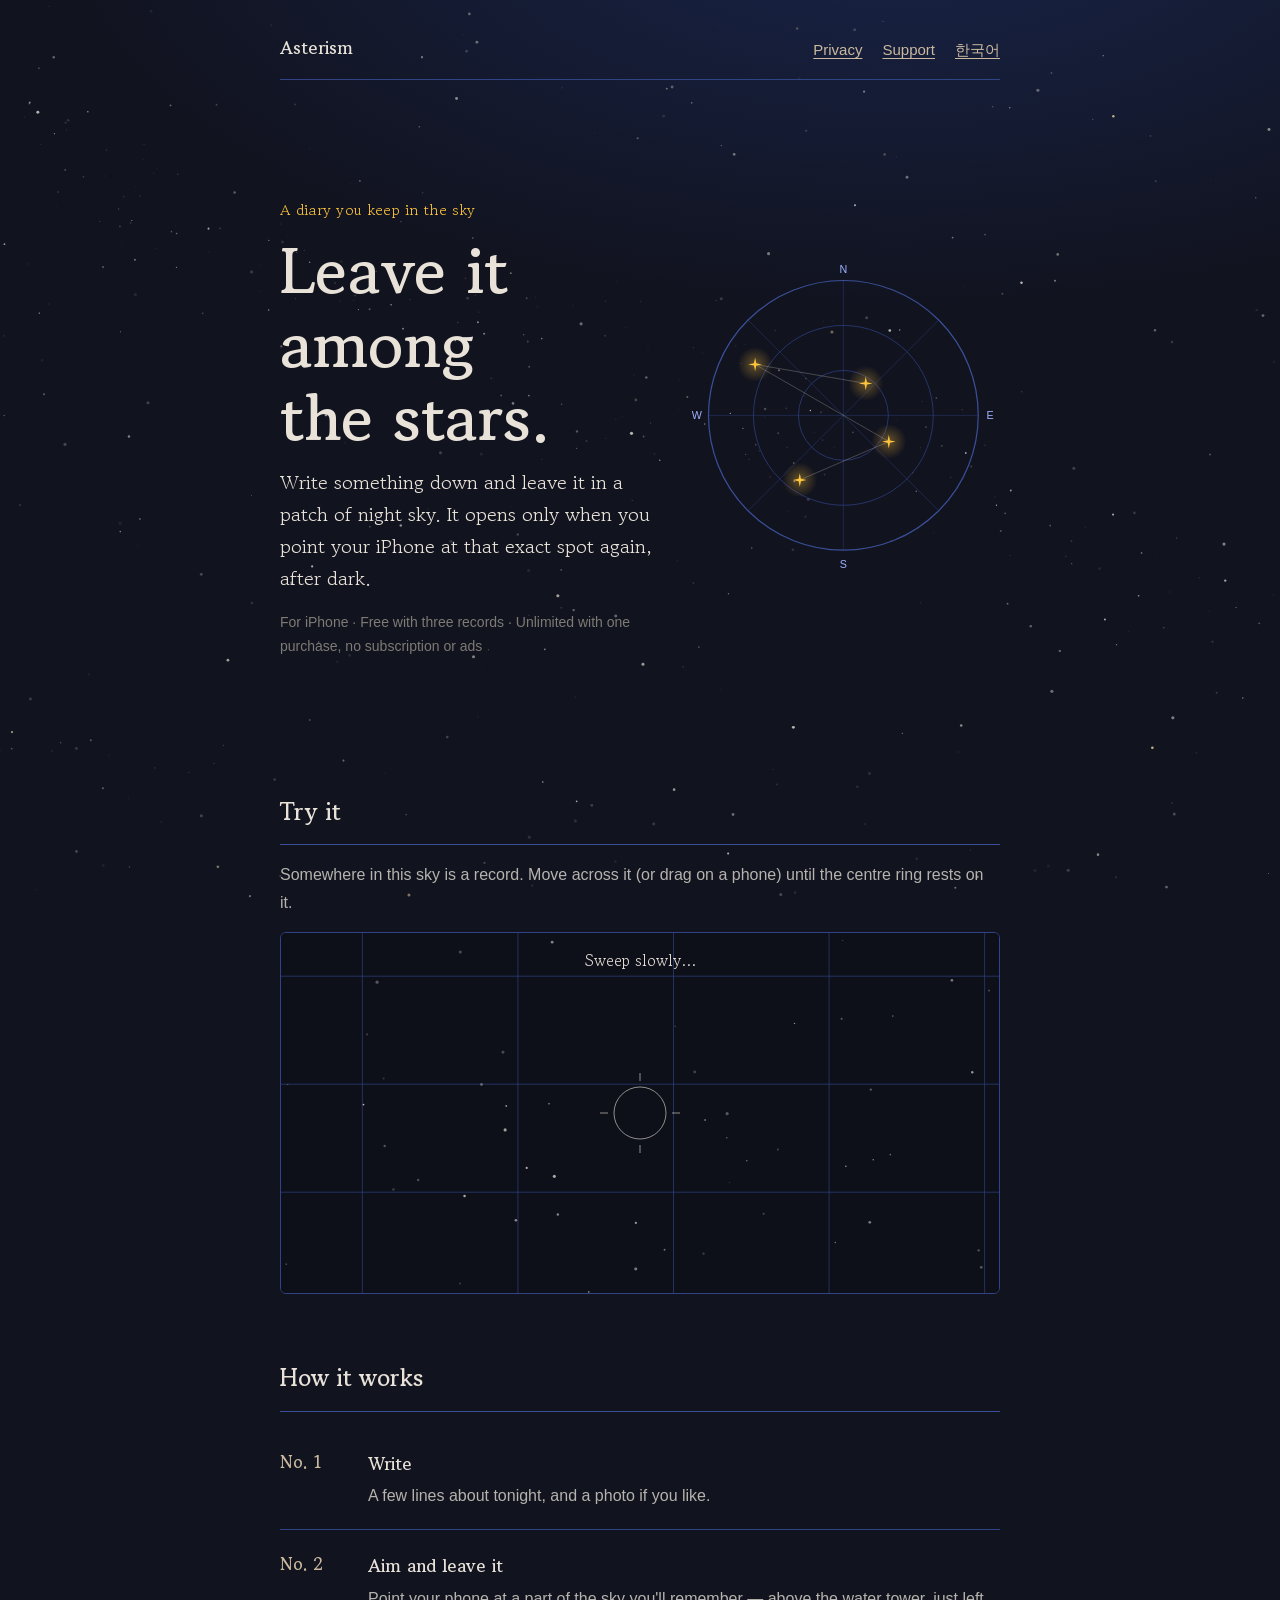
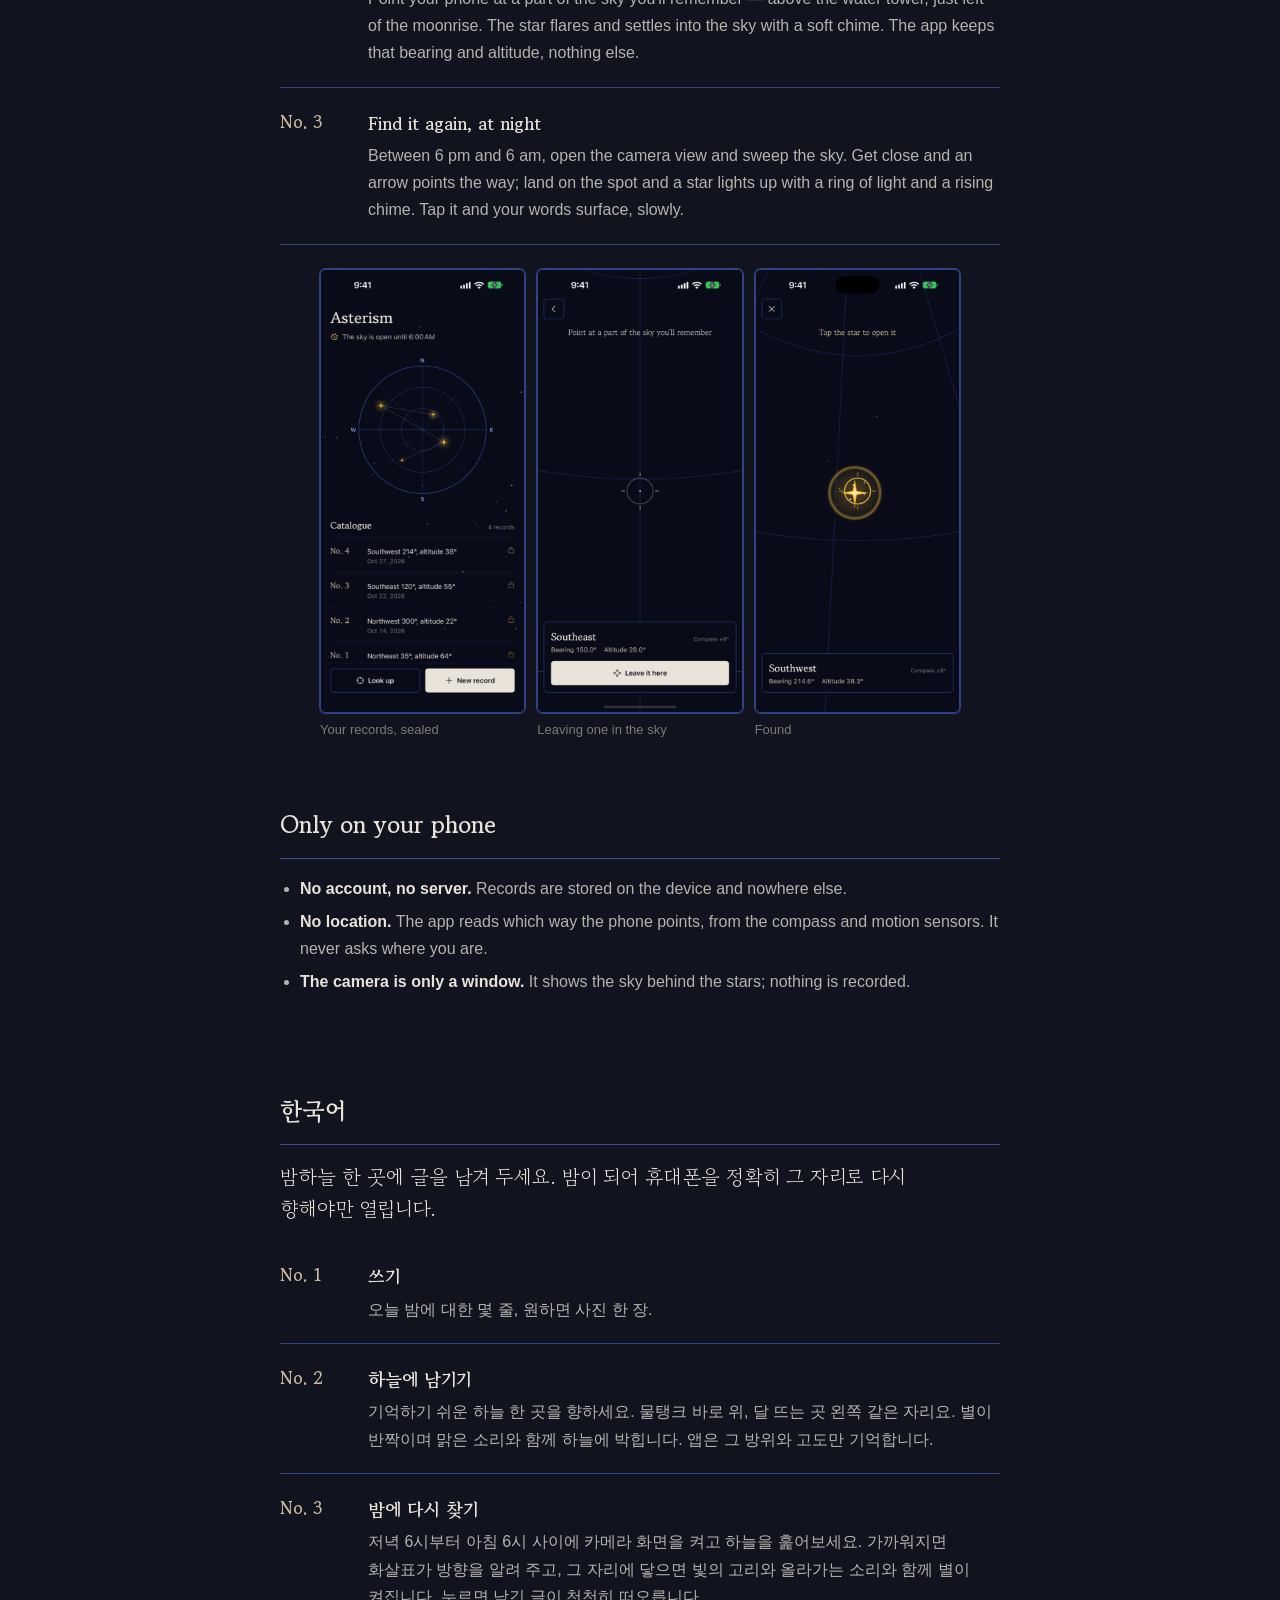
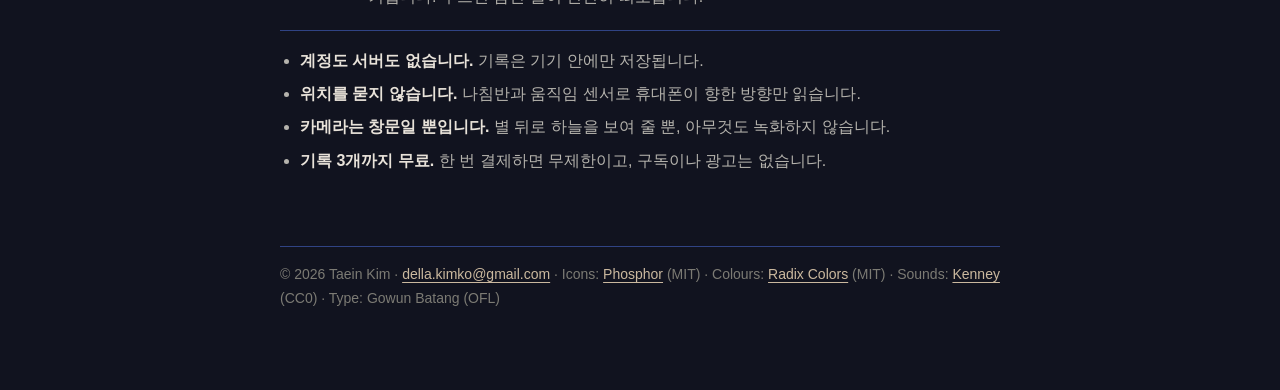
<file: docs/index.html>
<!doctype html>
<html lang="en">
<head>
<meta charset="utf-8"><meta name="viewport" content="width=device-width, initial-scale=1">
<title>Asterism: Night Sky Diary</title>
<meta name="description" content="Leave a note in a patch of night sky. It opens only when you point your iPhone there again, after dark. Everything stays on your phone.">
<meta property="og:title" content="Asterism: Night Sky Diary">
<meta property="og:description" content="A diary you keep in the sky. It opens only when you find the spot again, after dark.">
<meta property="og:image" content="https://bbdyno.github.io/Asterism-Site/img/find.png">
<link rel="preconnect" href="https://fonts.googleapis.com"><link rel="preconnect" href="https://fonts.gstatic.com" crossorigin>
<link href="https://fonts.googleapis.com/css2?family=Gowun+Batang:wght@400;700&display=swap" rel="stylesheet">
<link rel="stylesheet" href="style.css">
</head>
<body>
<canvas id="sky" aria-hidden="true"></canvas>
<main>
<header><nav><a class="name" href="./">Asterism</a><a href="privacy.html">Privacy</a><a href="support.html">Support</a><a href="#ko">한국어</a></nav></header>

<section class="hero">
  <div>
    <p class="eyebrow">A diary you keep in the sky</p>
    <h1>Leave it among<br>the stars.</h1>
    <p class="lede">Write something down and leave it in a patch of night sky. It opens only when you point your iPhone at that exact spot again, after dark.</p>
    <p class="faint">For iPhone · Free with three records · Unlimited with one purchase, no subscription or ads</p>
  </div>
  <svg class="chart" viewBox="0 0 320 320" role="img" aria-label="A chart of four records left in the sky">
    <defs>
      <path id="s" d="M0-7 1.19-1.19 7 0 1.19 1.19 0 7-1.19 1.19-7 0-1.19-1.19Z"/>
      <radialGradient id="halo"><stop offset="0" stop-color="#ffc53d" stop-opacity=".35"/><stop offset="1" stop-color="#ffc53d" stop-opacity="0"/></radialGradient>
    </defs>
    <g fill="none" stroke="#304384" stroke-width=".75">
      <circle cx="160" cy="160" r="92"/><circle cx="160" cy="160" r="46"/>
      <path d="M160 22V298M22 160H298M62.4 62.4 257.6 257.6M257.6 62.4 62.4 257.6" stroke-opacity=".6"/>
    </g>
    <circle cx="160" cy="160" r="138" fill="none" stroke="#3a4f97" stroke-width="1.25"/>
    <g fill="#9eb1ff" font-family="-apple-system, sans-serif" font-size="11" text-anchor="middle">
      <text x="160" y="14">N</text><text x="310" y="164">E</text><text x="160" y="316">S</text><text x="10" y="164">W</text>
    </g>
    <polyline class="asterism" points="182.9,127.3 69.7,107.9 206.5,186.8 115.4,226.1" fill="none" stroke="#e8e2d9" stroke-opacity=".35" stroke-width=".75"/>
    <g class="records">
      <g transform="translate(182.9 127.3)"><circle r="18" fill="url(#halo)"/><use href="#s" fill="#ffc53d"/></g>
      <g transform="translate(69.7 107.9)"><circle r="18" fill="url(#halo)"/><use href="#s" fill="#ffc53d"/></g>
      <g transform="translate(206.5 186.8)"><circle r="18" fill="url(#halo)"/><use href="#s" fill="#ffc53d"/></g>
      <g transform="translate(115.4 226.1)"><circle r="18" fill="url(#halo)"/><use href="#s" fill="#ffc53d"/></g>
    </g>
  </svg>
</section>

<section class="demo" aria-label="Try finding a star">
  <h2>Try it</h2>
  <p class="muted">Somewhere in this sky is a record. Move across it (or drag on a phone) until the centre ring rests on it.</p>
  <div class="frame">
    <canvas></canvas>
    <p class="hint" data-idle="Sweep slowly…" data-close="Very close" data-found="Found it">Sweep slowly…</p>
    <p class="note">“The night we stayed on the roof until the last train was gone.”</p>
  </div>
</section>

<h2>How it works</h2>
<ol class="steps">
  <li><span class="no">No. 1</span><div><h3>Write</h3><p>A few lines about tonight, and a photo if you like.</p></div></li>
  <li><span class="no">No. 2</span><div><h3>Aim and leave it</h3><p>Point your phone at a part of the sky you'll remember — above the water tower, just left of the moonrise. The star flares and settles into the sky with a soft chime. The app keeps that bearing and altitude, nothing else.</p></div></li>
  <li><span class="no">No. 3</span><div><h3>Find it again, at night</h3><p>Between 6 pm and 6 am, open the camera view and sweep the sky. Get close and an arrow points the way; land on the spot and a star lights up with a ring of light and a rising chime. Tap it and your words surface, slowly.</p></div></li>
</ol>

<figure class="shots" aria-label="Screens">
  <div><img src="img/archive.png" alt="Home: a chart of records and the catalogue" loading="lazy"><figcaption>Your records, sealed</figcaption></div>
  <div><img src="img/plant.png" alt="Aiming at the sky to leave a record" loading="lazy"><figcaption>Leaving one in the sky</figcaption></div>
  <div><img src="img/find.png" alt="A found record shown as a lit star" loading="lazy"><figcaption>Found</figcaption></div>
</figure>

<h2>Only on your phone</h2>
<ul class="plain">
  <li><strong>No account, no server.</strong> Records are stored on the device and nowhere else.</li>
  <li><strong>No location.</strong> The app reads which way the phone points, from the compass and motion sensors. It never asks where you are.</li>
  <li><strong>The camera is only a window.</strong> It shows the sky behind the stars; nothing is recorded.</li>
</ul>

<section lang="ko" id="ko">
<h2>한국어</h2>
<p class="lede">밤하늘 한 곳에 글을 남겨 두세요. 밤이 되어 휴대폰을 정확히 그 자리로 다시 향해야만 열립니다.</p>
<ol class="steps">
  <li><span class="no">No. 1</span><div><h3>쓰기</h3><p>오늘 밤에 대한 몇 줄, 원하면 사진 한 장.</p></div></li>
  <li><span class="no">No. 2</span><div><h3>하늘에 남기기</h3><p>기억하기 쉬운 하늘 한 곳을 향하세요. 물탱크 바로 위, 달 뜨는 곳 왼쪽 같은 자리요. 별이 반짝이며 맑은 소리와 함께 하늘에 박힙니다. 앱은 그 방위와 고도만 기억합니다.</p></div></li>
  <li><span class="no">No. 3</span><div><h3>밤에 다시 찾기</h3><p>저녁 6시부터 아침 6시 사이에 카메라 화면을 켜고 하늘을 훑어보세요. 가까워지면 화살표가 방향을 알려 주고, 그 자리에 닿으면 빛의 고리와 올라가는 소리와 함께 별이 켜집니다. 누르면 남긴 글이 천천히 떠오릅니다.</p></div></li>
</ol>
<ul class="plain">
  <li><strong>계정도 서버도 없습니다.</strong> 기록은 기기 안에만 저장됩니다.</li>
  <li><strong>위치를 묻지 않습니다.</strong> 나침반과 움직임 센서로 휴대폰이 향한 방향만 읽습니다.</li>
  <li><strong>카메라는 창문일 뿐입니다.</strong> 별 뒤로 하늘을 보여 줄 뿐, 아무것도 녹화하지 않습니다.</li>
  <li><strong>기록 3개까지 무료.</strong> 한 번 결제하면 무제한이고, 구독이나 광고는 없습니다.</li>
</ul>
</section>

<footer>© 2026 Taein Kim · <a href="mailto:della.kimko@gmail.com">della.kimko@gmail.com</a> · Icons: <a href="https://phosphoricons.com">Phosphor</a> (MIT) · Colours: <a href="https://www.radix-ui.com/colors">Radix Colors</a> (MIT) · Sounds: <a href="https://kenney.nl">Kenney</a> (CC0) · Type: Gowun Batang (OFL)</footer>
</main>
<script src="sky.js"></script>
</body>
</html>
</file>
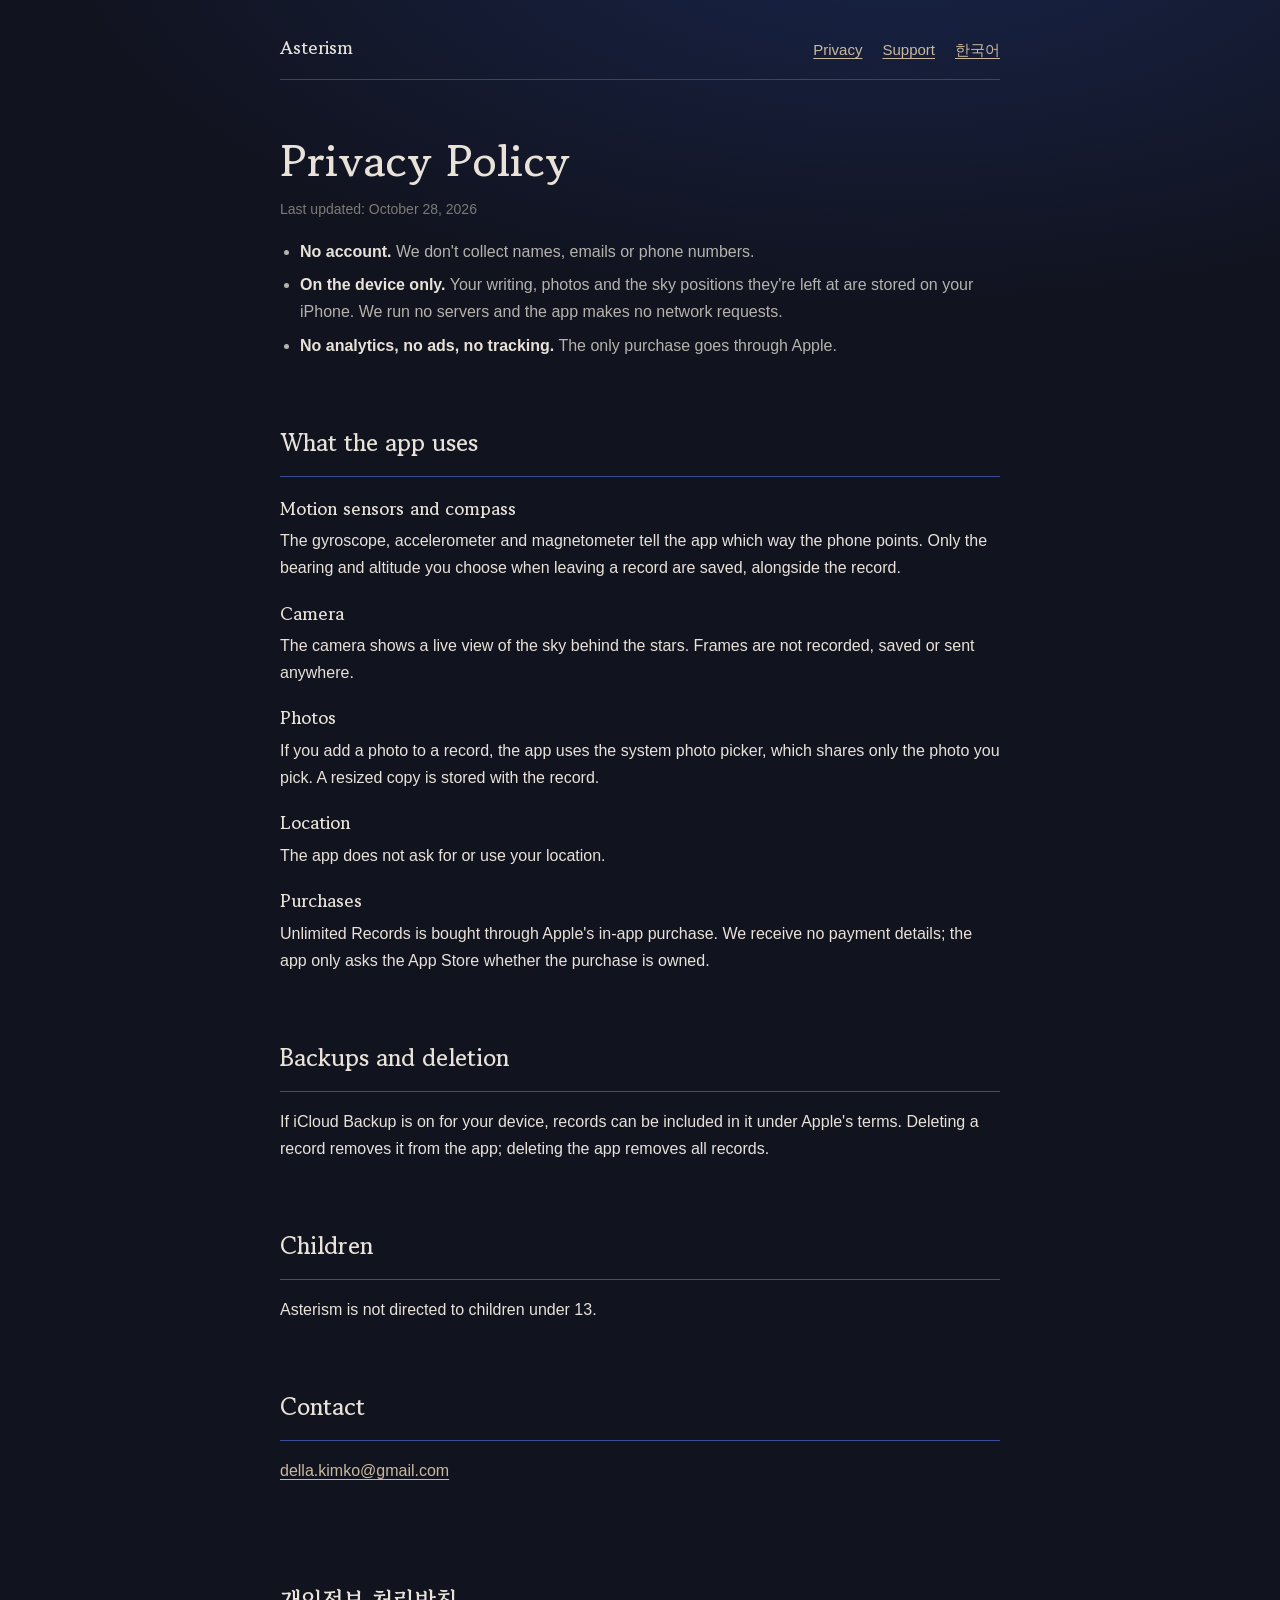
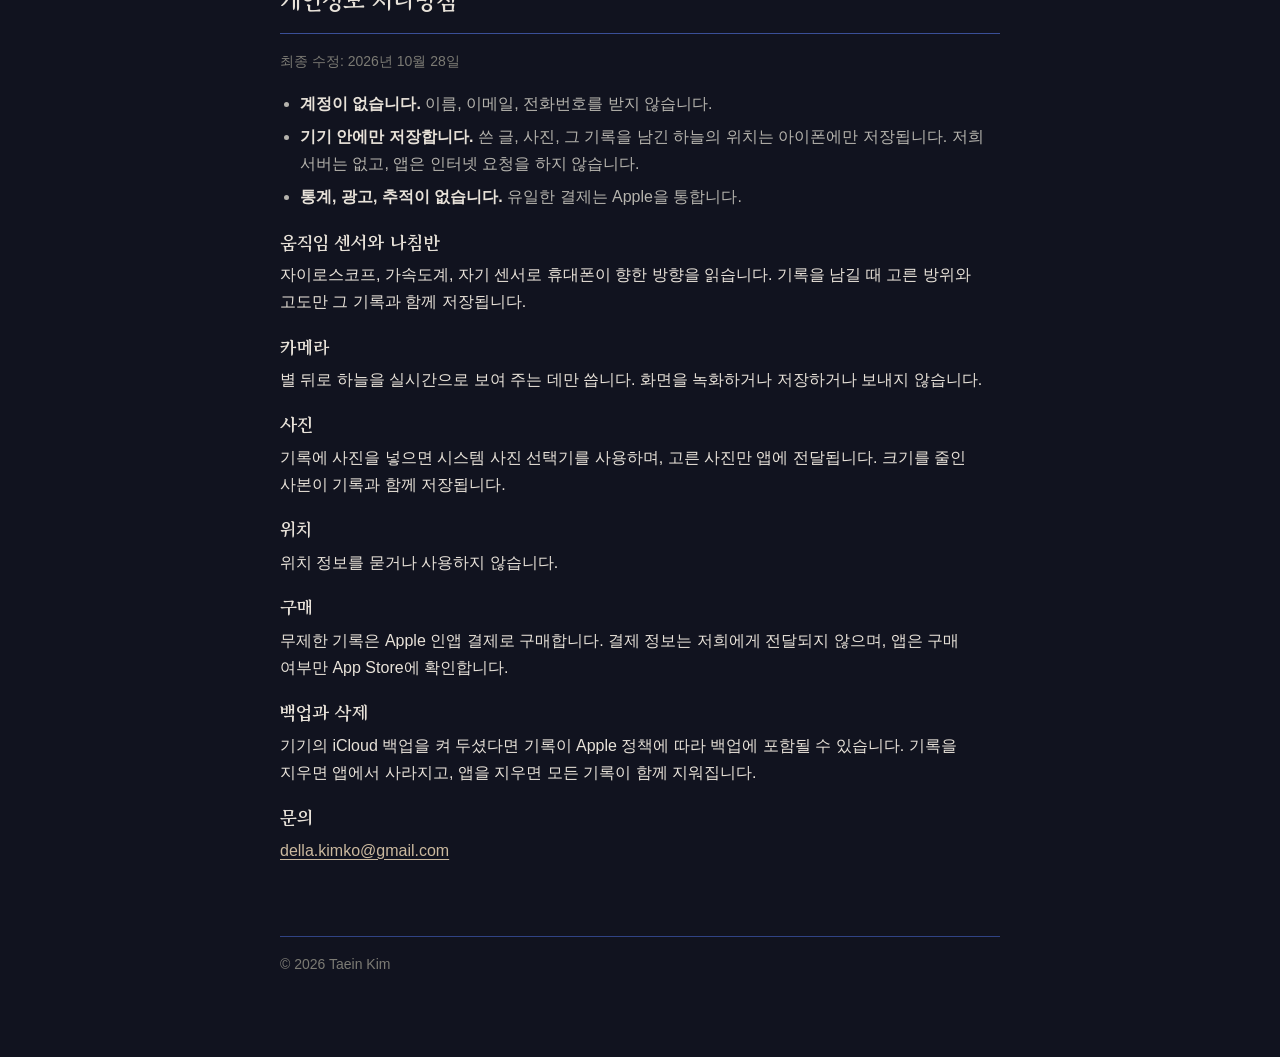
<file: docs/privacy.html>
<!doctype html>
<html lang="en">
<head>
<meta charset="utf-8"><meta name="viewport" content="width=device-width, initial-scale=1">
<title>Privacy Policy — Asterism</title>
<link rel="preconnect" href="https://fonts.googleapis.com"><link rel="preconnect" href="https://fonts.gstatic.com" crossorigin>
<link href="https://fonts.googleapis.com/css2?family=Gowun+Batang:wght@400;700&display=swap" rel="stylesheet">
<link rel="stylesheet" href="style.css">
</head>
<body><main>
<header><nav><a class="name" href="./">Asterism</a><a href="privacy.html">Privacy</a><a href="support.html">Support</a><a href="#ko">한국어</a></nav></header>
<h1>Privacy Policy</h1>
<p class="faint">Last updated: October 28, 2026</p>
<ul class="plain">
  <li><strong>No account.</strong> We don't collect names, emails or phone numbers.</li>
  <li><strong>On the device only.</strong> Your writing, photos and the sky positions they're left at are stored on your iPhone. We run no servers and the app makes no network requests.</li>
  <li><strong>No analytics, no ads, no tracking.</strong> The only purchase goes through Apple.</li>
</ul>
<h2>What the app uses</h2>
<h3>Motion sensors and compass</h3>
<p>The gyroscope, accelerometer and magnetometer tell the app which way the phone points. Only the bearing and altitude you choose when leaving a record are saved, alongside the record.</p>
<h3>Camera</h3>
<p>The camera shows a live view of the sky behind the stars. Frames are not recorded, saved or sent anywhere.</p>
<h3>Photos</h3>
<p>If you add a photo to a record, the app uses the system photo picker, which shares only the photo you pick. A resized copy is stored with the record.</p>
<h3>Location</h3>
<p>The app does not ask for or use your location.</p>
<h3>Purchases</h3>
<p>Unlimited Records is bought through Apple's in-app purchase. We receive no payment details; the app only asks the App Store whether the purchase is owned.</p>
<h2>Backups and deletion</h2>
<p>If iCloud Backup is on for your device, records can be included in it under Apple's terms. Deleting a record removes it from the app; deleting the app removes all records.</p>
<h2>Children</h2>
<p>Asterism is not directed to children under 13.</p>
<h2>Contact</h2>
<p><a href="mailto:della.kimko@gmail.com">della.kimko@gmail.com</a></p>

<section lang="ko" id="ko">
<h2>개인정보 처리방침</h2>
<p class="faint">최종 수정: 2026년 10월 28일</p>
<ul class="plain">
  <li><strong>계정이 없습니다.</strong> 이름, 이메일, 전화번호를 받지 않습니다.</li>
  <li><strong>기기 안에만 저장합니다.</strong> 쓴 글, 사진, 그 기록을 남긴 하늘의 위치는 아이폰에만 저장됩니다. 저희 서버는 없고, 앱은 인터넷 요청을 하지 않습니다.</li>
  <li><strong>통계, 광고, 추적이 없습니다.</strong> 유일한 결제는 Apple을 통합니다.</li>
</ul>
<h3>움직임 센서와 나침반</h3>
<p>자이로스코프, 가속도계, 자기 센서로 휴대폰이 향한 방향을 읽습니다. 기록을 남길 때 고른 방위와 고도만 그 기록과 함께 저장됩니다.</p>
<h3>카메라</h3>
<p>별 뒤로 하늘을 실시간으로 보여 주는 데만 씁니다. 화면을 녹화하거나 저장하거나 보내지 않습니다.</p>
<h3>사진</h3>
<p>기록에 사진을 넣으면 시스템 사진 선택기를 사용하며, 고른 사진만 앱에 전달됩니다. 크기를 줄인 사본이 기록과 함께 저장됩니다.</p>
<h3>위치</h3>
<p>위치 정보를 묻거나 사용하지 않습니다.</p>
<h3>구매</h3>
<p>무제한 기록은 Apple 인앱 결제로 구매합니다. 결제 정보는 저희에게 전달되지 않으며, 앱은 구매 여부만 App Store에 확인합니다.</p>
<h3>백업과 삭제</h3>
<p>기기의 iCloud 백업을 켜 두셨다면 기록이 Apple 정책에 따라 백업에 포함될 수 있습니다. 기록을 지우면 앱에서 사라지고, 앱을 지우면 모든 기록이 함께 지워집니다.</p>
<h3>문의</h3>
<p><a href="mailto:della.kimko@gmail.com">della.kimko@gmail.com</a></p>
</section>
<footer>© 2026 Taein Kim</footer>
</main></body>
</html>
</file>
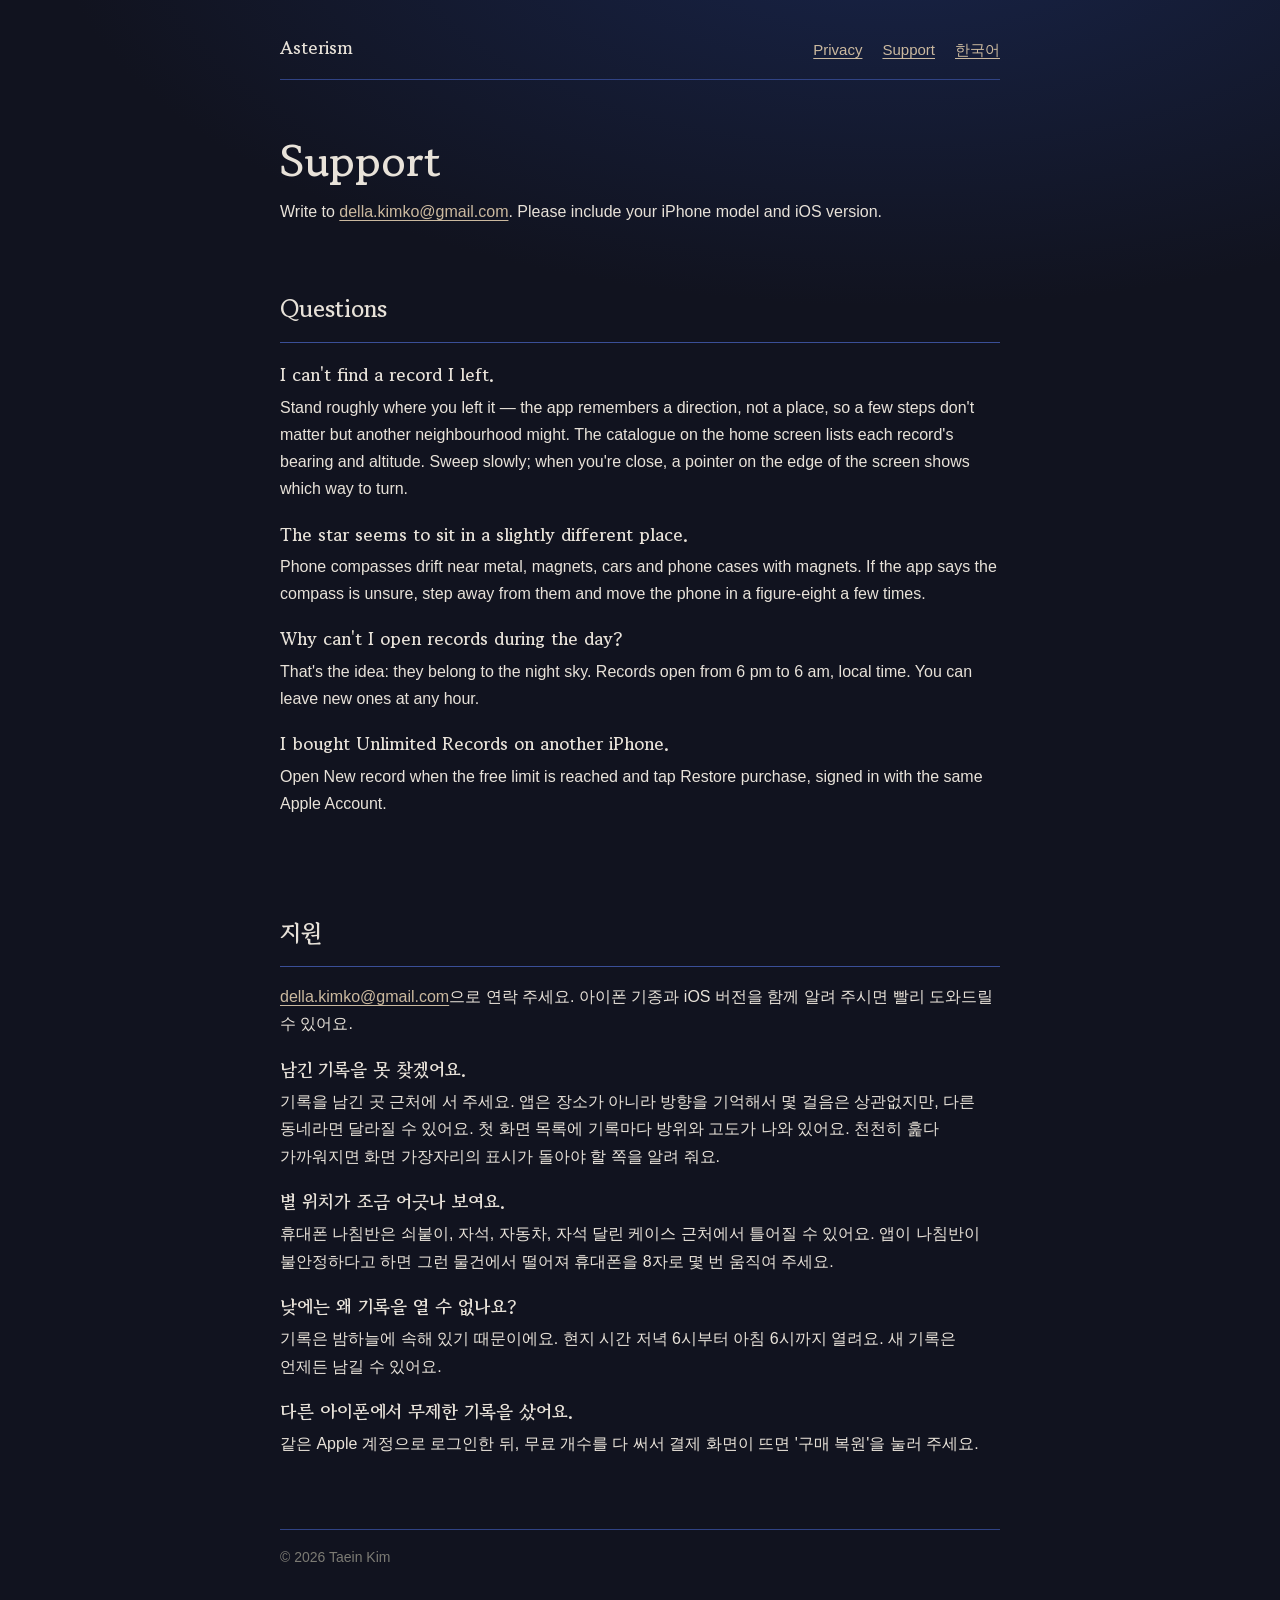
<file: docs/support.html>
<!doctype html>
<html lang="en">
<head>
<meta charset="utf-8"><meta name="viewport" content="width=device-width, initial-scale=1">
<title>Support — Asterism</title>
<link rel="preconnect" href="https://fonts.googleapis.com"><link rel="preconnect" href="https://fonts.gstatic.com" crossorigin>
<link href="https://fonts.googleapis.com/css2?family=Gowun+Batang:wght@400;700&display=swap" rel="stylesheet">
<link rel="stylesheet" href="style.css">
</head>
<body><main>
<header><nav><a class="name" href="./">Asterism</a><a href="privacy.html">Privacy</a><a href="support.html">Support</a><a href="#ko">한국어</a></nav></header>
<h1>Support</h1>
<p>Write to <a href="mailto:della.kimko@gmail.com">della.kimko@gmail.com</a>. Please include your iPhone model and iOS version.</p>

<h2>Questions</h2>
<h3>I can't find a record I left.</h3>
<p>Stand roughly where you left it — the app remembers a direction, not a place, so a few steps don't matter but another neighbourhood might. The catalogue on the home screen lists each record's bearing and altitude. Sweep slowly; when you're close, a pointer on the edge of the screen shows which way to turn.</p>
<h3>The star seems to sit in a slightly different place.</h3>
<p>Phone compasses drift near metal, magnets, cars and phone cases with magnets. If the app says the compass is unsure, step away from them and move the phone in a figure-eight a few times.</p>
<h3>Why can't I open records during the day?</h3>
<p>That's the idea: they belong to the night sky. Records open from 6 pm to 6 am, local time. You can leave new ones at any hour.</p>

<h3>I bought Unlimited Records on another iPhone.</h3>
<p>Open New record when the free limit is reached and tap Restore purchase, signed in with the same Apple Account.</p>

<section lang="ko" id="ko">
<h2>지원</h2>
<p><a href="mailto:della.kimko@gmail.com">della.kimko@gmail.com</a>으로 연락 주세요. 아이폰 기종과 iOS 버전을 함께 알려 주시면 빨리 도와드릴 수 있어요.</p>
<h3>남긴 기록을 못 찾겠어요.</h3>
<p>기록을 남긴 곳 근처에 서 주세요. 앱은 장소가 아니라 방향을 기억해서 몇 걸음은 상관없지만, 다른 동네라면 달라질 수 있어요. 첫 화면 목록에 기록마다 방위와 고도가 나와 있어요. 천천히 훑다 가까워지면 화면 가장자리의 표시가 돌아야 할 쪽을 알려 줘요.</p>
<h3>별 위치가 조금 어긋나 보여요.</h3>
<p>휴대폰 나침반은 쇠붙이, 자석, 자동차, 자석 달린 케이스 근처에서 틀어질 수 있어요. 앱이 나침반이 불안정하다고 하면 그런 물건에서 떨어져 휴대폰을 8자로 몇 번 움직여 주세요.</p>
<h3>낮에는 왜 기록을 열 수 없나요?</h3>
<p>기록은 밤하늘에 속해 있기 때문이에요. 현지 시간 저녁 6시부터 아침 6시까지 열려요. 새 기록은 언제든 남길 수 있어요.</p>
<h3>다른 아이폰에서 무제한 기록을 샀어요.</h3>
<p>같은 Apple 계정으로 로그인한 뒤, 무료 개수를 다 써서 결제 화면이 뜨면 '구매 복원'을 눌러 주세요.</p>
</section>
<footer>© 2026 Taein Kim</footer>
</main></body>
</html>
</file>
<file: docs/style.css>
/* Colours are Radix Colors dark scales (MIT): indigo for the night, gold for
   paper, amber for stars — the same tokens as the app. */
:root {
  --night: #11131f;      /* indigo 1 */
  --raised: #141726;     /* indigo 2 */
  --rule: #304384;       /* indigo 6 */
  --rule-strong: #3a4f97;/* indigo 7 */
  --chart: #9eb1ff;      /* indigo 11 */
  --paper: #e8e2d9;      /* gold 12 */
  --paper-muted: #cbb99f;/* gold 11 */
  --muted: #b5b3ad;      /* sand 11 */
  --faint: #7c7b74;      /* sand 10 */
  --star: #ffc53d;       /* amber 9 */
}
* { box-sizing: border-box; }
html { background: var(--night); }
body {
  margin: 0;
  background: var(--night);
  color: var(--paper);
  font: 16px/1.7 -apple-system, BlinkMacSystemFont, "Apple SD Gothic Neo", "Pretendard", sans-serif;
  -webkit-font-smoothing: antialiased;
}
main { max-width: 760px; margin: 0 auto; padding: 32px 20px 80px; }
header nav { display: flex; gap: 20px; flex-wrap: wrap; align-items: baseline; font-size: 15px; padding-bottom: 16px; border-bottom: 1px solid var(--rule); }
header nav .name { font-family: "Gowun Batang", serif; font-weight: 700; font-size: 18px; margin-right: auto; color: var(--paper); text-decoration: none; }
a { color: var(--paper-muted); text-underline-offset: 3px; }
a:hover { color: var(--paper); }
h1, h2, h3 { font-family: "Gowun Batang", serif; font-weight: 700; color: var(--paper); }
h1 { font-size: 44px; line-height: 1.15; margin: 56px 0 12px; }
h2 { font-size: 24px; margin: 64px 0 16px; padding-bottom: 12px; border-bottom: 1px solid var(--rule-strong); }
h3 { font-size: 18px; margin: 0 0 4px; }
p { margin: 0 0 16px; }
.lede { font-family: "Gowun Batang", serif; font-size: 20px; line-height: 1.6; color: var(--paper); max-width: 34em; }
.muted { color: var(--muted); }
.faint { color: var(--faint); font-size: 14px; }

.hero { display: grid; grid-template-columns: 1fr; gap: 32px; align-items: center; }
.hero svg { width: 100%; max-width: 320px; height: auto; justify-self: center; }
@media (min-width: 720px) {
  .hero { grid-template-columns: 1.2fr 1fr; }
}

.steps { list-style: none; padding: 0; margin: 0; }
.steps li { display: grid; grid-template-columns: 72px 1fr; gap: 16px; padding: 20px 0; border-bottom: 1px solid var(--rule); }
.steps .no { font-family: "Gowun Batang", serif; font-weight: 700; color: var(--paper-muted); font-size: 17px; }
.steps p { color: var(--muted); margin: 0; }

.shots { display: grid; grid-template-columns: repeat(3, 1fr); gap: 12px; margin-top: 24px; }
.shots img { width: 100%; height: auto; border: 1px solid var(--rule); border-radius: 6px; display: block; }
.shots figcaption { font-size: 13px; color: var(--faint); margin-top: 6px; }
@media (max-width: 560px) { .shots { grid-template-columns: 1fr 1fr; } }

ul.plain { padding-left: 20px; color: var(--muted); }
ul.plain li { margin: 6px 0; }
ul.plain strong { color: var(--paper); font-weight: 600; }

section[lang="ko"] { margin-top: 96px; }
footer { margin-top: 72px; padding-top: 16px; border-top: 1px solid var(--rule); font-size: 14px; color: var(--faint); }

:lang(ko) { word-break: keep-all; }

/* ---- Night sky ---- */
#sky { position: fixed; inset: 0; z-index: 0; pointer-events: none; }
main { position: relative; z-index: 1; }
html, body { background: radial-gradient(120% 80% at 70% -10%, #182449 0%, #11131f 55%) fixed, #11131f; }

.hero { min-height: 72vh; padding-top: 24px; }
.eyebrow { font-family: "Gowun Batang", serif; color: var(--star); font-size: 15px; letter-spacing: .02em; margin: 40px 0 0; }
.hero h1 { font-size: clamp(40px, 7vw, 64px); margin-top: 12px; }

/* The chart: the line joining the records draws itself, then the stars breathe. */
.chart .asterism { stroke-dasharray: 520; stroke-dashoffset: 520; animation: draw 2.4s .4s ease-out forwards; }
.chart .records > g > * { transform-box: fill-box; transform-origin: center; }
.chart .records use { animation: breathe 3.2s ease-in-out infinite; }
.chart .records circle { animation: halo 3.2s ease-in-out infinite; }
.chart .records > g:nth-child(2) * { animation-delay: .8s; }
.chart .records > g:nth-child(3) * { animation-delay: 1.6s; }
.chart .records > g:nth-child(4) * { animation-delay: 2.4s; }
@keyframes draw { to { stroke-dashoffset: 0; } }
@keyframes breathe { 50% { transform: scale(1.18); } }
@keyframes halo { 50% { opacity: .35; } }

/* Try it */
.demo .frame { position: relative; margin-top: 16px; border: 1px solid var(--rule); border-radius: 6px; overflow: hidden; background: #0d0f19; }
.demo canvas { display: block; width: 100%; height: 360px; cursor: crosshair; touch-action: none; }
.demo .hint { position: absolute; top: 14px; left: 0; right: 0; text-align: center; margin: 0; font-family: "Gowun Batang", serif; color: var(--paper); pointer-events: none; }
.demo .note { position: absolute; left: 20px; right: 20px; bottom: 18px; margin: 0; text-align: center; font-family: "Gowun Batang", serif; font-size: 18px; color: var(--paper);
  opacity: 0; filter: blur(8px); transform: translateY(8px); transition: opacity 1.2s ease-out, filter 1.2s ease-out, transform 1.2s ease-out; pointer-events: none; }
.demo .note.shown { opacity: 1; filter: blur(0); transform: none; }

.shots img { box-shadow: 0 0 0 1px var(--rule); }

@media (prefers-reduced-motion: reduce) {
  .chart .asterism { animation: none; stroke-dashoffset: 0; }
  .chart .records * { animation: none !important; }
  .demo .note { transition: none; }
}
</file>
